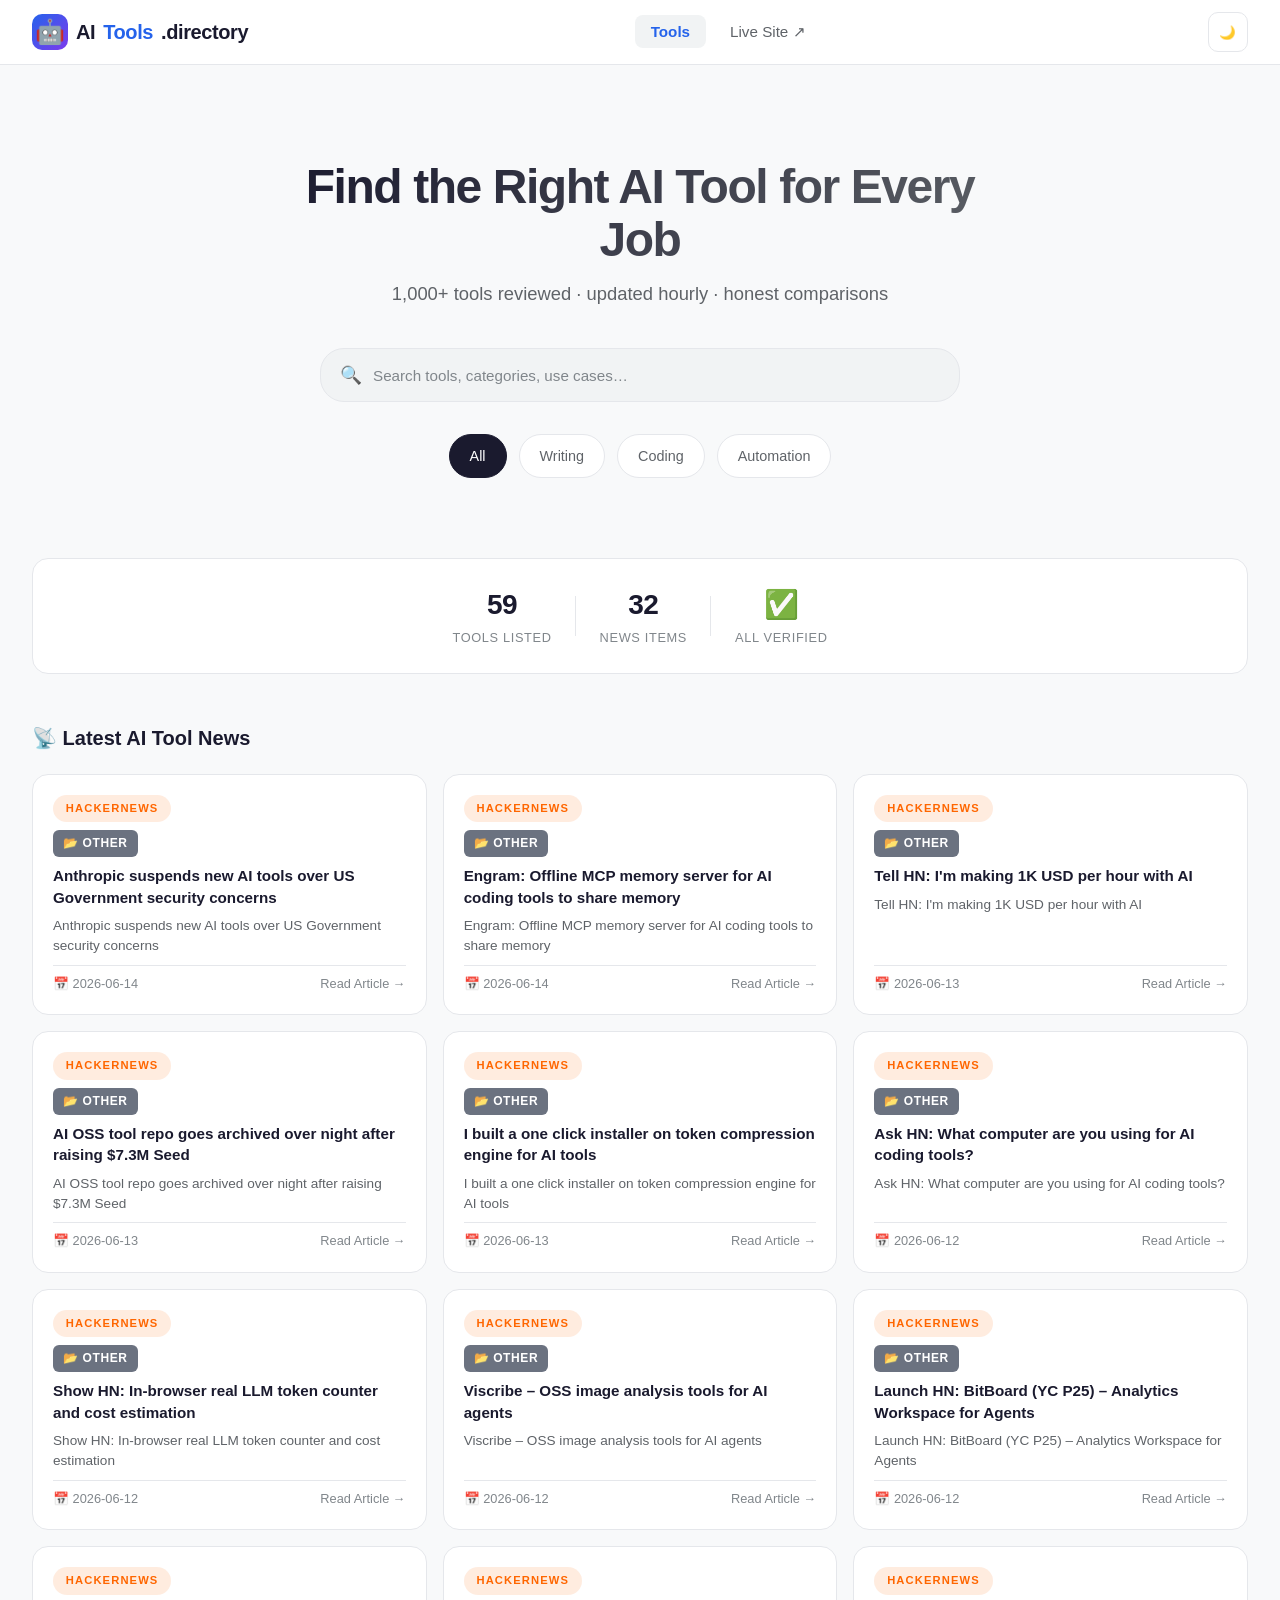
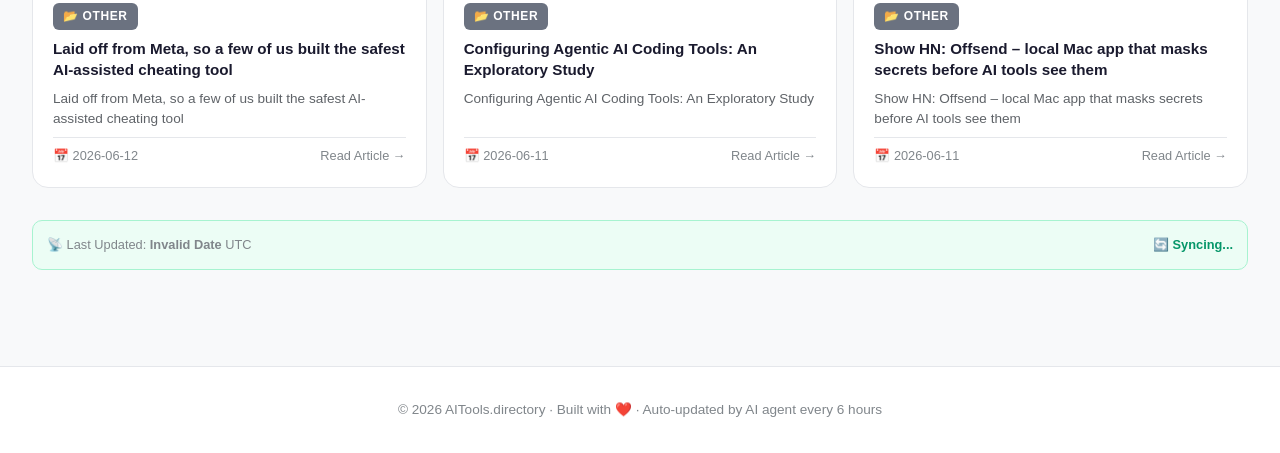
<file: index.html>
<!DOCTYPE html>
<html lang="en">
<head>
  <meta charset="UTF-8">
  <meta name="viewport" content="width=device-width, initial-scale=1.0">
  <title>AI Tools Directory — Find the Best AI Tools</title>
  <meta name="description" content="Discover 1,000+ AI tools reviewed and compared. Find the best AI writing, coding, video, and automation tools.">
  <style>
    :root {
      --bg-primary:#f8f9fa;--bg-secondary:#ffffff;--bg-card:#ffffff;--bg-hover:#f1f3f4;
      --bg-input:#f1f3f4;--text-primary:#1a1a2e;--text-secondary:#5f6368;--text-muted:#80868b;
      --text-inverse:#ffffff;--accent-blue:#2563eb;--accent-purple:#7c3aed;
      --border-color:#e5e7eb;--border-hover:#d1d5db;
      --shadow-sm:0 1px 2px 0 rgba(0,0,0,0.05);--shadow-md:0 4px 6px -1px rgba(0,0,0,0.1);
      --shadow-lg:0 10px 15px -3px rgba(0,0,0,0.1);--success:#059669;--success-bg:rgba(5,150,105,0.08);
      --warning:#d97706;--warning-bg:rgba(217,119,6,0.08);--danger:#dc2626;--danger-bg:rgba(220,38,38,0.08);
      --radius-sm:8px;--radius-md:12px;--radius-lg:16px;--radius-xl:24px;
      --transition:all 0.2s cubic-bezier(0.4,0,0.2,1);
    }
    [data-theme="dark"] {
      --bg-primary:#0f0f0f;--bg-secondary:#1a1a1a;--bg-card:#1c1c1c;--bg-hover:#252525;
      --bg-input:#252525;--text-primary:#f5f5f5;--text-secondary:#a0a0a0;--text-muted:#666666;
      --text-inverse:#1a1a2e;--border-color:#2a2a2a;--border-hover:#3a3a3a;
      --shadow-sm:0 1px 2px 0 rgba(0,0,0,0.3);--shadow-md:0 4px 6px -1px rgba(0,0,0,0.4);
      --shadow-lg:0 10px 15px -3px rgba(0,0,0,0.5);
    }
    *{margin:0;padding:0;box-sizing:border-box;}
    html{scroll-behavior:smooth;}
    body{font-family:-apple-system,BlinkMacSystemFont,'Segoe UI',Roboto,sans-serif;background-color:var(--bg-primary);color:var(--text-primary);line-height:1.6;min-height:100vh;transition:background-color 0.3s ease;}
    ::-webkit-scrollbar{width:8px;}
    ::-webkit-scrollbar-track{background:var(--bg-primary);}
    ::-webkit-scrollbar-thumb{background:var(--border-color);border-radius:4px;}

    /* NAV */
    .navbar{background-color:var(--bg-secondary);border-bottom:1px solid var(--border-color);padding:0 2rem;position:sticky;top:0;z-index:100;backdrop-filter:blur(12px);}
    .nav-container{max-width:1280px;margin:0 auto;display:flex;align-items:center;justify-content:space-between;height:64px;}
    .logo{display:flex;align-items:center;gap:.5rem;font-size:1.25rem;font-weight:800;color:var(--text-primary);text-decoration:none;cursor:pointer;letter-spacing:-.02em;}
    .logo-icon{width:36px;height:36px;background:linear-gradient(135deg,var(--accent-blue),var(--accent-purple));border-radius:10px;display:flex;align-items:center;justify-content:center;font-size:1.5rem;}
    .logo span{color:var(--accent-blue);}
    .nav-links{display:flex;gap:.5rem;list-style:none;}
    .nav-links a{color:var(--text-secondary);text-decoration:none;font-weight:500;font-size:.95rem;padding:.5rem 1rem;border-radius:var(--radius-sm);transition:var(--transition);cursor:pointer;}
    .nav-links a:hover{color:var(--text-primary);background-color:var(--bg-hover);}
    .nav-links a.active{color:var(--accent-blue);background-color:var(--bg-hover);font-weight:600;}
    .nav-actions{display:flex;align-items:center;gap:1rem;}
    .theme-toggle{width:40px;height:40px;border-radius:10px;border:1px solid var(--border-color);background-color:var(--bg-secondary);color:var(--text-secondary);cursor:pointer;display:flex;align-items:center;justify-content:center;transition:var(--transition);}
    .theme-toggle:hover{background-color:var(--bg-hover);}
    .btn-submit{background-color:var(--text-primary);border:none;color:var(--text-inverse);padding:.6rem 1.25rem;border-radius:var(--radius-sm);font-weight:600;font-size:.9rem;cursor:pointer;transition:var(--transition);}
    .btn-submit:hover{opacity:.85;}

    /* PAGES */
    .page{display:none;max-width:1280px;margin:0 auto;padding:2rem;animation:fadeIn .4s ease;}
    .page.active{display:block;}
    @keyframes fadeIn{from{opacity:0;transform:translateY(12px);}to{opacity:1;transform:translateY(0);}}

    /* HERO */
    .hero{text-align:center;padding:4rem 0 2.5rem;max-width:720px;margin:0 auto;}
    .hero h1{font-size:3rem;font-weight:800;margin-bottom:.75rem;letter-spacing:-.03em;line-height:1.1;background:linear-gradient(135deg,var(--text-primary) 0%,var(--text-secondary) 100%);-webkit-background-clip:text;background-clip:text;-webkit-text-fill-color:transparent;}
    [data-theme="dark"] .hero h1{background:linear-gradient(135deg,#ffffff 0%,#a0a0a0 100%);-webkit-background-clip:text;background-clip:text;-webkit-text-fill-color:transparent;}
    .hero-subtitle{color:var(--text-secondary);font-size:1.15rem;margin-bottom:2.5rem;}

    /* SEARCH */
    .search-box{position:relative;max-width:640px;margin:0 auto 2rem;}
    .search-box input{width:100%;padding:1.1rem 1.25rem 1.1rem 3.25rem;background-color:var(--bg-input);border:1px solid var(--border-color);border-radius:var(--radius-xl);color:var(--text-primary);font-size:.95rem;transition:var(--transition);}
    .search-box input:focus{border-color:var(--accent-blue);box-shadow:0 0 0 3px rgba(37,99,235,0.1);}
    .search-box input::placeholder{color:var(--text-muted);}
    .search-icon{position:absolute;left:1.25rem;top:50%;transform:translateY(-50%);color:var(--text-muted);font-size:1.1rem;}

    /* CATEGORY PILLS */
    .categories{display:flex;gap:.75rem;justify-content:center;flex-wrap:wrap;margin-bottom:2.5rem;}
    .category-pill{padding:.6rem 1.25rem;border-radius:100px;border:1px solid var(--border-color);background-color:var(--bg-secondary);color:var(--text-secondary);font-size:.9rem;font-weight:500;cursor:pointer;transition:var(--transition);}
    .category-pill:hover{background-color:var(--bg-hover);color:var(--text-primary);transform:translateY(-1px);}
    .category-pill.active{background-color:var(--text-primary);color:var(--text-inverse);border-color:var(--text-primary);}

    /* STATS */
    .stats-bar{display:flex;justify-content:center;gap:3rem;margin:0 auto 3rem;padding:1.5rem;background-color:var(--bg-secondary);border-radius:var(--radius-lg);border:1px solid var(--border-color);}
    .stat-item{text-align:center;position:relative;}
    .stat-item:not(:last-child)::after{content:'';position:absolute;right:-1.5rem;top:50%;transform:translateY(-50%);width:1px;height:40px;background-color:var(--border-color);}
    .stat-number{font-size:1.75rem;font-weight:800;color:var(--text-primary);letter-spacing:-.02em;}
    .stat-label{font-size:.8rem;color:var(--text-muted);font-weight:500;text-transform:uppercase;letter-spacing:.05em;}

    /* TOOLS GRID */
    .section-header{display:flex;align-items:center;justify-content:space-between;margin-bottom:1.5rem;}
    .section-title{font-size:1.25rem;font-weight:700;color:var(--text-primary);}
    .view-all{color:var(--accent-blue);font-size:.9rem;font-weight:500;cursor:pointer;text-decoration:none;padding:.4rem .8rem;border-radius:var(--radius-sm);transition:var(--transition);}
    .view-all:hover{background-color:var(--bg-hover);}
    .tools-grid{display:grid;grid-template-columns:repeat(auto-fill,minmax(280px,1fr));gap:1.25rem;margin-bottom:3rem;}
    .tool-card{background-color:var(--bg-card);border:1px solid var(--border-color);border-radius:var(--radius-lg);padding:1.5rem;cursor:pointer;transition:var(--transition);box-shadow:var(--shadow-sm);}
    .tool-card:hover{transform:translateY(-3px);box-shadow:var(--shadow-lg);border-color:var(--border-hover);}
    .tool-card-header{display:flex;align-items:center;gap:.875rem;margin-bottom:1rem;}
    .tool-icon{width:48px;height:48px;border-radius:var(--radius-md);display:flex;align-items:center;justify-content:center;font-size:1.5rem;flex-shrink:0;}
    .tool-icon.chatgpt{background:linear-gradient(135deg,#10a37f,#1a7f64);}
    .tool-icon.claude{background:linear-gradient(135deg,#d97706,#b45309);}
    .tool-icon.perplexity{background:linear-gradient(135deg,#2563eb,#1d4ed8);}
    .tool-icon.cursor{background:linear-gradient(135deg,#7c3aed,#5b21b6);}
    .tool-icon.midjourney{background:linear-gradient(135deg,#dc2626,#991b1b);}
    .tool-icon.notion{background:linear-gradient(135deg,#1a1a1a,#374151);}
    .tool-icon.default{background:linear-gradient(135deg,var(--accent-blue),var(--accent-purple));}
    .tool-name{font-size:1rem;font-weight:700;color:var(--text-primary);}
    .tool-category{font-size:.8rem;color:var(--text-muted);font-weight:500;}
    .tool-description{font-size:.9rem;color:var(--text-secondary);line-height:1.5;margin-bottom:1rem;}
    .tool-footer{display:flex;align-items:center;justify-content:space-between;}
    .pricing-badge{font-size:.75rem;font-weight:600;padding:.3rem .75rem;border-radius:100px;}
    .pricing-badge.free{background-color:var(--success-bg);color:var(--success);}
    .pricing-badge.freemium{background-color:var(--warning-bg);color:var(--warning);}
    .pricing-badge.paid{background-color:var(--danger-bg);color:var(--danger);}
    .rating{font-size:.9rem;color:var(--warning);font-weight:600;}

    /* NEWS SECTION */
    .news-section-heading{font-size:1.25rem;font-weight:700;margin:2.5rem 0 1.25rem;color:var(--text-primary);}
    #ai-news{display:grid;grid-template-columns:repeat(auto-fill,minmax(300px,1fr));gap:1rem;margin-bottom:2rem;}
    .news-card{background:var(--bg-card);border:1px solid var(--border-color);border-radius:var(--radius-lg);padding:1.25rem;transition:var(--transition);display:flex;flex-direction:column;gap:8px;text-decoration:none;color:inherit;cursor:pointer;}
    .news-card:hover{transform:translateY(-2px);box-shadow:var(--shadow-md);border-color:var(--border-hover);}
    .news-source{font-size:.7rem;font-weight:700;text-transform:uppercase;letter-spacing:.1em;padding:.3rem .8rem;border-radius:100px;display:inline-block;width:fit-content;}
    .news-source.hackernews{background:rgba(255,102,0,.15);color:#ff6600;}
    .news-source.devto{background:rgba(59,130,246,.15);color:#3b49df;}
    .news-source.producthunt{background:rgba(220,38,38,.15);color:#dc2626;}
    .news-source.default{background:var(--bg-hover);color:var(--text-muted);}
    .news-badge-verified{display:inline-block;margin-left:0.5rem;padding:3px 8px;background:#d1fae5;color:#059669;font-size:0.7rem;font-weight:700;border-radius:4px;white-space:nowrap;}
    .news-category{display:inline-block;padding:4px 10px;font-size:0.75rem;font-weight:700;border-radius:6px;text-transform:uppercase;letter-spacing:0.05em;color:#fff;width:fit-content;}
    .news-card h4{font-size:.95rem;font-weight:600;color:var(--text-primary);margin:0;line-height:1.4;}
    .news-card p{font-size:.85rem;color:var(--text-secondary);line-height:1.5;margin:0;}
    .news-meta{display:flex;align-items:center;justify-content:space-between;font-size:.8rem;color:var(--text-muted);margin-top:auto;padding-top:8px;border-top:1px solid var(--border-color);}
    .news-meta a{color:var(--accent-blue);text-decoration:none;font-weight:600;}
    .news-meta a:hover{text-decoration:underline;}
    .last-updated{font-size:0.8rem;color:var(--text-muted);margin-top:1rem;padding:0.875rem;background:#ecfdf5;border-radius:10px;border:1px solid #a7f3d0;display:flex;justify-content:space-between;align-items:center;}
    .verification-badge{color:#059669;font-weight:700;}

    /* DETAIL PAGE */
    .detail-header{display:flex;align-items:flex-start;justify-content:space-between;gap:2rem;margin-bottom:2rem;padding:2rem;background-color:var(--bg-secondary);border-radius:var(--radius-lg);border:1px solid var(--border-color);}
    .detail-title-group{display:flex;align-items:flex-start;gap:1.25rem;}
    .detail-title-group h1{font-size:2rem;font-weight:800;margin-bottom:.5rem;}
    .subtitle{color:var(--text-secondary);font-size:1rem;margin-bottom:1rem;}
    .detail-tags{display:flex;gap:.5rem;flex-wrap:wrap;}
    .tag{padding:.3rem .75rem;border-radius:100px;background-color:var(--bg-hover);color:var(--text-secondary);font-size:.8rem;font-weight:500;}
    .detail-actions{text-align:right;flex-shrink:0;}
    .btn-primary{background:linear-gradient(135deg,var(--accent-blue),var(--accent-purple));color:#fff;border:none;padding:.75rem 1.5rem;border-radius:var(--radius-sm);font-weight:600;cursor:pointer;transition:var(--transition);}
    .btn-primary:hover{opacity:.9;}
    .price-note{font-size:.85rem;color:var(--text-muted);margin-top:.5rem;}
    .detail-grid{display:grid;grid-template-columns:1fr 1fr;gap:1.5rem;}
    .detail-section{background-color:var(--bg-secondary);border-radius:var(--radius-lg);border:1px solid var(--border-color);padding:1.5rem;margin-bottom:1.5rem;}
    .detail-section h3{font-size:1rem;font-weight:700;margin-bottom:1rem;color:var(--text-primary);}
    .feature-list{list-style:none;}
    .feature-list li{padding:.5rem 0;border-bottom:1px solid var(--border-color);font-size:.9rem;color:var(--text-secondary);}
    .feature-list li:last-child{border-bottom:none;}
    .feature-list li::before{content:"✓ ";color:var(--success);font-weight:700;}
    .pros-cons{display:flex;flex-wrap:wrap;gap:.5rem;}
    .pro-con-tag{padding:.35rem .8rem;border-radius:100px;font-size:.8rem;font-weight:600;}
    .pro-con-tag.pro{background-color:var(--success-bg);color:var(--success);}
    .pro-con-tag.con{background-color:var(--danger-bg);color:var(--danger);}
    .pricing-table{display:flex;flex-direction:column;gap:0;}
    .pricing-row{display:flex;justify-content:space-between;padding:.75rem 0;border-bottom:1px solid var(--border-color);font-size:.9rem;}
    .pricing-row:last-child{border-bottom:none;}
    .tier{color:var(--text-secondary);}
    .price{font-weight:700;color:var(--text-primary);}
    .best-for-text{font-size:.9rem;color:var(--text-secondary);line-height:1.6;}

    /* FOOTER */
    footer{background-color:var(--bg-secondary);border-top:1px solid var(--border-color);padding:2rem;text-align:center;color:var(--text-muted);font-size:.85rem;margin-top:4rem;}
    footer a{color:var(--accent-blue);text-decoration:none;}

    @media(max-width:768px){
      .hero h1{font-size:2rem;}
      .tools-grid{grid-template-columns:1fr;}
      .detail-grid{grid-template-columns:1fr;}
      .stats-bar{gap:1.5rem;flex-wrap:wrap;}
      .nav-center{display:none;}
      #ai-news{grid-template-columns:1fr;}
    }
  </style>
</head>
<body>

<nav class="navbar">
  <div class="nav-container">
    <a class="logo" onclick="navigateTo('home')">
      <div class="logo-icon">🤖</div>
      AI<span>Tools</span>.directory
    </a>
    <div class="nav-center">
      <ul class="nav-links">
        <li><a id="nav-tools" class="active" onclick="navigateTo('home')">Tools</a></li>
        <li><a href="https://jquan096-sys.github.io/ToolsDirectory.dev.io/" target="_blank">Live Site ↗</a></li>
      </ul>
    </div>
    <div class="nav-actions">
      <button class="theme-toggle" onclick="toggleTheme()" aria-label="Toggle theme">
        <span id="theme-icon">🌙</span>
      </button>
    </div>
  </div>
</nav>

<!-- HOME PAGE -->
<div id="page-home" class="page active">
  <div class="hero">
    <h1>Find the Right AI Tool for Every Job</h1>
    <p class="hero-subtitle">1,000+ tools reviewed · updated hourly · honest comparisons</p>
    <div class="search-box">
      <span class="search-icon">🔍</span>
      <input type="text" id="search-input" placeholder="Search tools, categories, use cases…" oninput="filterTools()">
    </div>
    <div class="categories">
      <div class="category-pill active" onclick="filterByCategory('all',this)">All</div>
      <div class="category-pill" onclick="filterByCategory('writing',this)">Writing</div>
      <div class="category-pill" onclick="filterByCategory('coding',this)">Coding</div>
      <div class="category-pill" onclick="filterByCategory('automation',this)">Automation</div>
    </div>
  </div>

  <div class="stats-bar">
    <div class="stat-item">
      <div class="stat-number" id="stat-tools">59</div>
      <div class="stat-label">Tools Listed</div>
    </div>
    <div class="stat-item">
      <div class="stat-number" id="stat-news">12</div>
      <div class="stat-label">News Items</div>
    </div>
    <div class="stat-item">
      <div class="stat-number">✅</div>
      <div class="stat-label">All Verified</div>
    </div>
  </div>

  <!-- NEWS SECTION -->
  <h2 class="news-section-heading">📡 Latest AI Tool News</h2>
  <div id="ai-news">
    <div style="text-align:center;padding:2rem;color:#6b7280;">Loading latest AI news...</div>
  </div>
  <div id="last-updated"></div>
</div>

<footer>
  <p>© 2026 AITools.directory · Built with ❤️ · Auto-updated by AI agent every 6 hours</p>
</footer>

<script>
// ── THEME ──────────────────────────────────────────────────────────────────
function initTheme() {
  const t = localStorage.getItem('theme') || 'light';
  document.documentElement.setAttribute('data-theme', t);
  document.getElementById('theme-icon').textContent = t === 'dark' ? '☀️' : '🌙';
}
function toggleTheme() {
  const t = document.documentElement.getAttribute('data-theme') === 'dark' ? 'light' : 'dark';
  document.documentElement.setAttribute('data-theme', t);
  localStorage.setItem('theme', t);
  document.getElementById('theme-icon').textContent = t === 'dark' ? '☀️' : '🌙';
}

// ── NAVIGATION ──────────────────────────────────────────────────────────────
function navigateTo(page) {
  document.querySelectorAll('.page').forEach(p => p.classList.remove('active'));
  document.getElementById('page-' + page).classList.add('active');
  window.scrollTo(0,0);
}

// ── FILTER / SEARCH ────────────────────────────────────────────────────────
let activeCategory = 'all';

function filterTools() {
  const q = document.getElementById('search-input').value.toLowerCase();
  // Placeholder for future tool filtering
}

function filterByCategory(cat, el) {
  activeCategory = cat;
  document.querySelectorAll('.category-pill').forEach(p => p.classList.remove('active'));
  el.classList.add('active');
  filterTools();
}

// ── NEWS LOADER (LIVE UPDATES) ────────────────────────────────────────────
async function loadNews() {
  const container = document.getElementById("ai-news");
  const updatedEl = document.getElementById("last-updated");

  if (!container) return;

  try {
    // Fetch metadata first
    const metaRes = await fetch("data/meta.json?cb=" + Date.now());
    if (metaRes.ok) {
      const meta = await metaRes.json();
      const d = new Date(meta.last_updated);
      const verifyBadge = meta.verification_status || "🔄 Syncing...";
      
      updatedEl.innerHTML = `
        <div class="last-updated">
          <span>📡 Last Updated: <strong>${d.toLocaleString()}</strong> UTC</span>
          <span class="verification-badge">${verifyBadge}</span>
        </div>
      `;
      
      // Update news count in stats
      if (document.getElementById("stat-news")) {
        document.getElementById("stat-news").textContent = meta.total_news || "12";
      }
    }

    // Fetch news items
    const res = await fetch("data/news.json?cb=" + Date.now());
    if (!res.ok) throw new Error("news.json not found (HTTP " + res.status + ")");

    const items = await res.json();
    if (!items || items.length === 0) {
      container.innerHTML = `<div style="text-align:center;padding:2rem;color:#6b7280;font-style:italic;">📭 No news available yet. Check back soon!</div>`;
      return;
    }

    // Render news cards
    container.innerHTML = items.slice(0, 12).map((item) => {
      const sourceClass = (item.source || "").toLowerCase().replace(/\s+/g, "");
      const categoryColor = getCategoryColor(item.category);
      const sourceColor = getSourceColor(sourceClass);
      const verifiedBadge = item.verified 
        ? `<span class="news-badge-verified">✅ VERIFIED</span>`
        : "";

      return `
        <a 
          href="${escapeHtml(item.url)}" 
          target="_blank" 
          rel="noopener noreferrer"
          class="news-card"
        >
          <!-- Source + Verified Badge -->
          <div style="display:flex;align-items:center;gap:6px;flex-wrap:wrap;">
            <span class="news-source ${sourceClass}" style="background:${sourceColor}20;color:${sourceColor};">
              ${escapeHtml(item.source || "Other")}
            </span>
            ${verifiedBadge}
          </div>
          
          <!-- Category Badge -->
          <span class="news-category" style="background:${categoryColor};">
            📂 ${escapeHtml(item.category || "Other")}
          </span>
          
          <!-- Title -->
          <h4>${escapeHtml(item.title || "Untitled")}</h4>
          
          <!-- Summary -->
          <p>${escapeHtml(item.summary || "")}</p>
          
          <!-- Footer: Date + Read Link -->
          <div class="news-meta">
            <span>📅 ${escapeHtml(item.date || "")}</span>
            <span>Read Article →</span>
          </div>
        </a>
      `;
    }).join("");

  } catch (err) {
    container.innerHTML = `
      <div style="text-align:center;padding:2rem;background:#fee2e2;border-radius:10px;border:1px solid #fecaca;color:#991b1b;">
        <p style="margin:0 0 0.5rem 0;"><strong>⚠️ Could not load news feed</strong></p>
        <p style="margin:0;font-size:0.85rem;color:#7f1d1d;">${err.message}</p>
      </div>
    `;
    console.error("loadNews error:", err);
  }
}

// ── HELPERS ────────────────────────────────────────────────────────────────
function escapeHtml(text) {
  const div = document.createElement("div");
  div.textContent = text || "";
  return div.innerHTML;
}

function getSourceColor(source) {
  const colors = {
    "hackernews": "#ff6600",
    "devto": "#3b49df",
    "dev.to": "#3b49df",
    "producthunt": "#da552f",
    "product hunt": "#da552f"
  };
  return colors[source] || "#6b7280";
}

function getCategoryColor(category) {
  const colors = {
    "Writing": "#7c3aed",
    "Coding": "#2563eb",
    "Automation": "#059669",
    "Design": "#dc2626",
    "Video": "#f97316",
    "Marketing": "#db2777",
    "Productivity": "#0891b2",
    "Search": "#7c3aed",
    "Research": "#2563eb",
    "Other": "#6b7280"
  };
  return colors[category] || colors["Other"];
}

// ── INITIALIZE ────────────────────────────────────────────────────────────
initTheme();
navigateTo('home');
loadNews();

// Refresh news every 5 minutes while page is open
setInterval(loadNews, 5 * 60 * 1000);
</script>
</body>
</html>
</file>
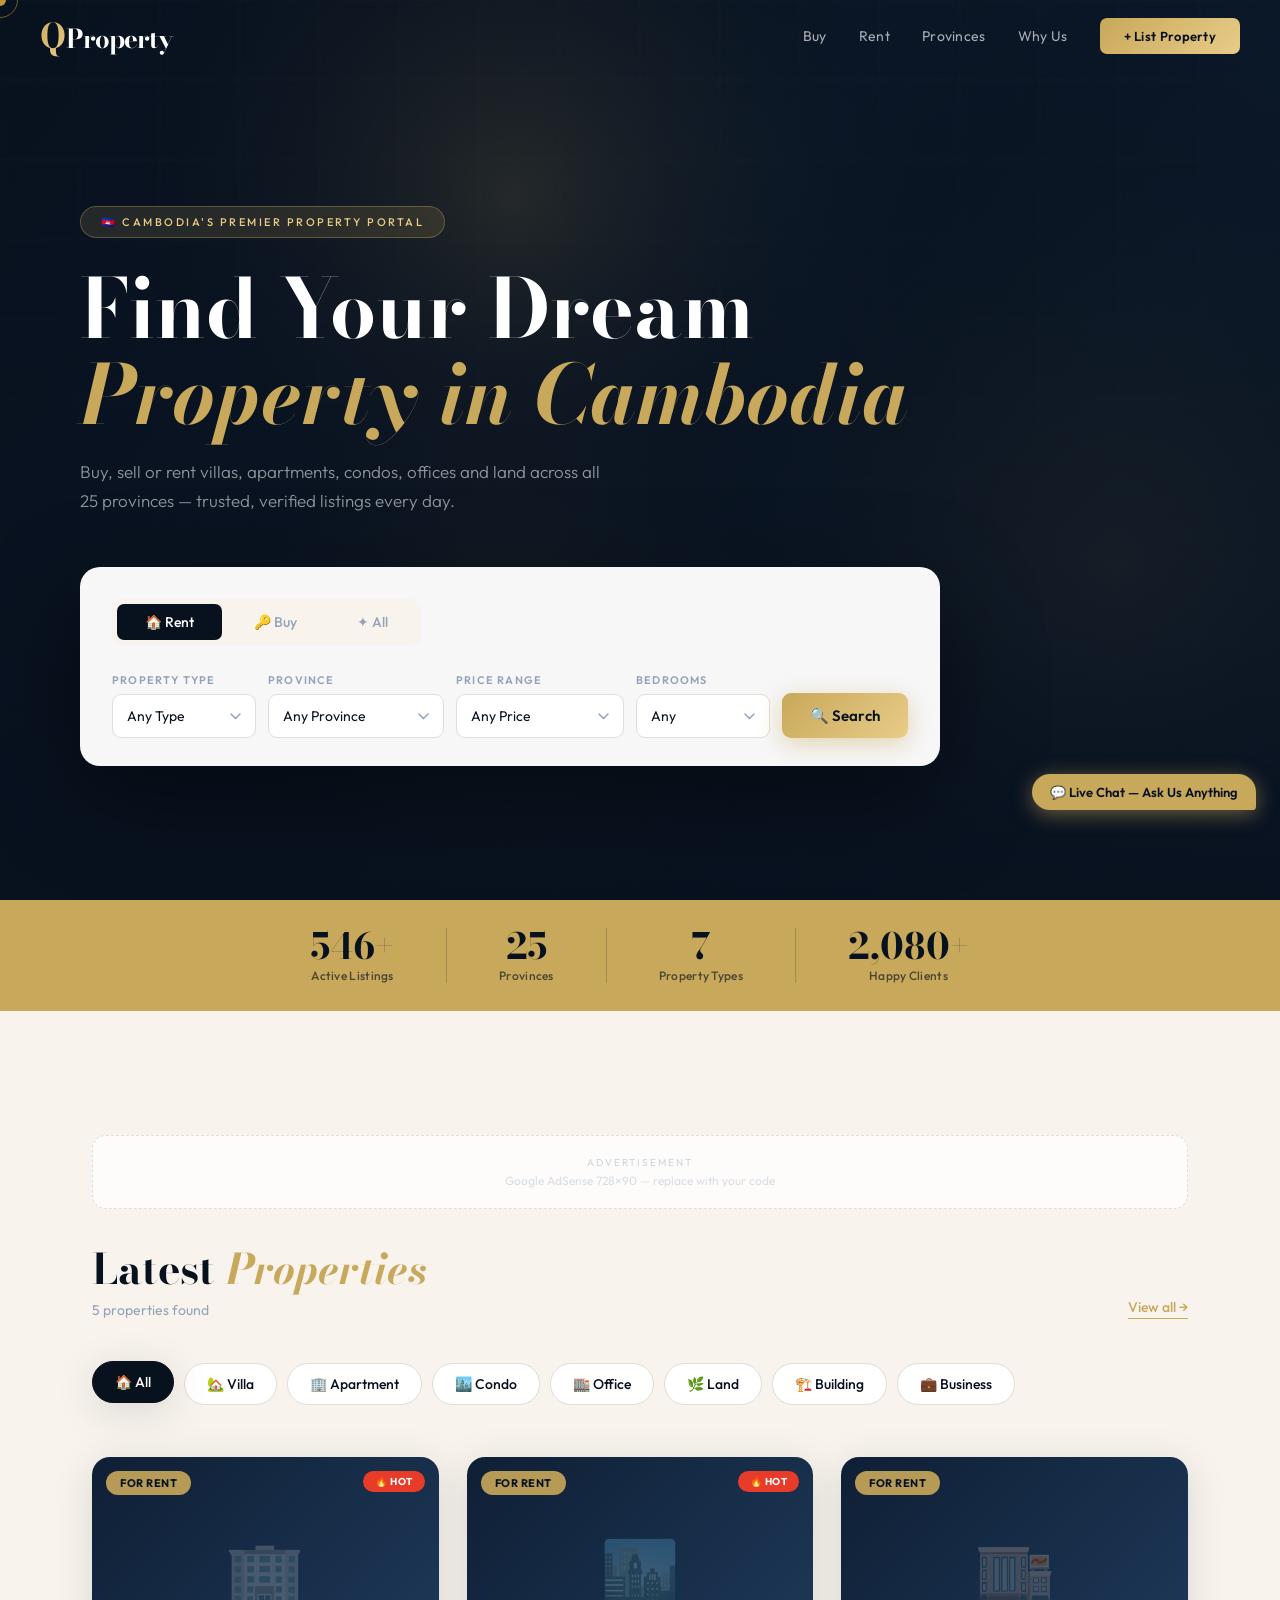
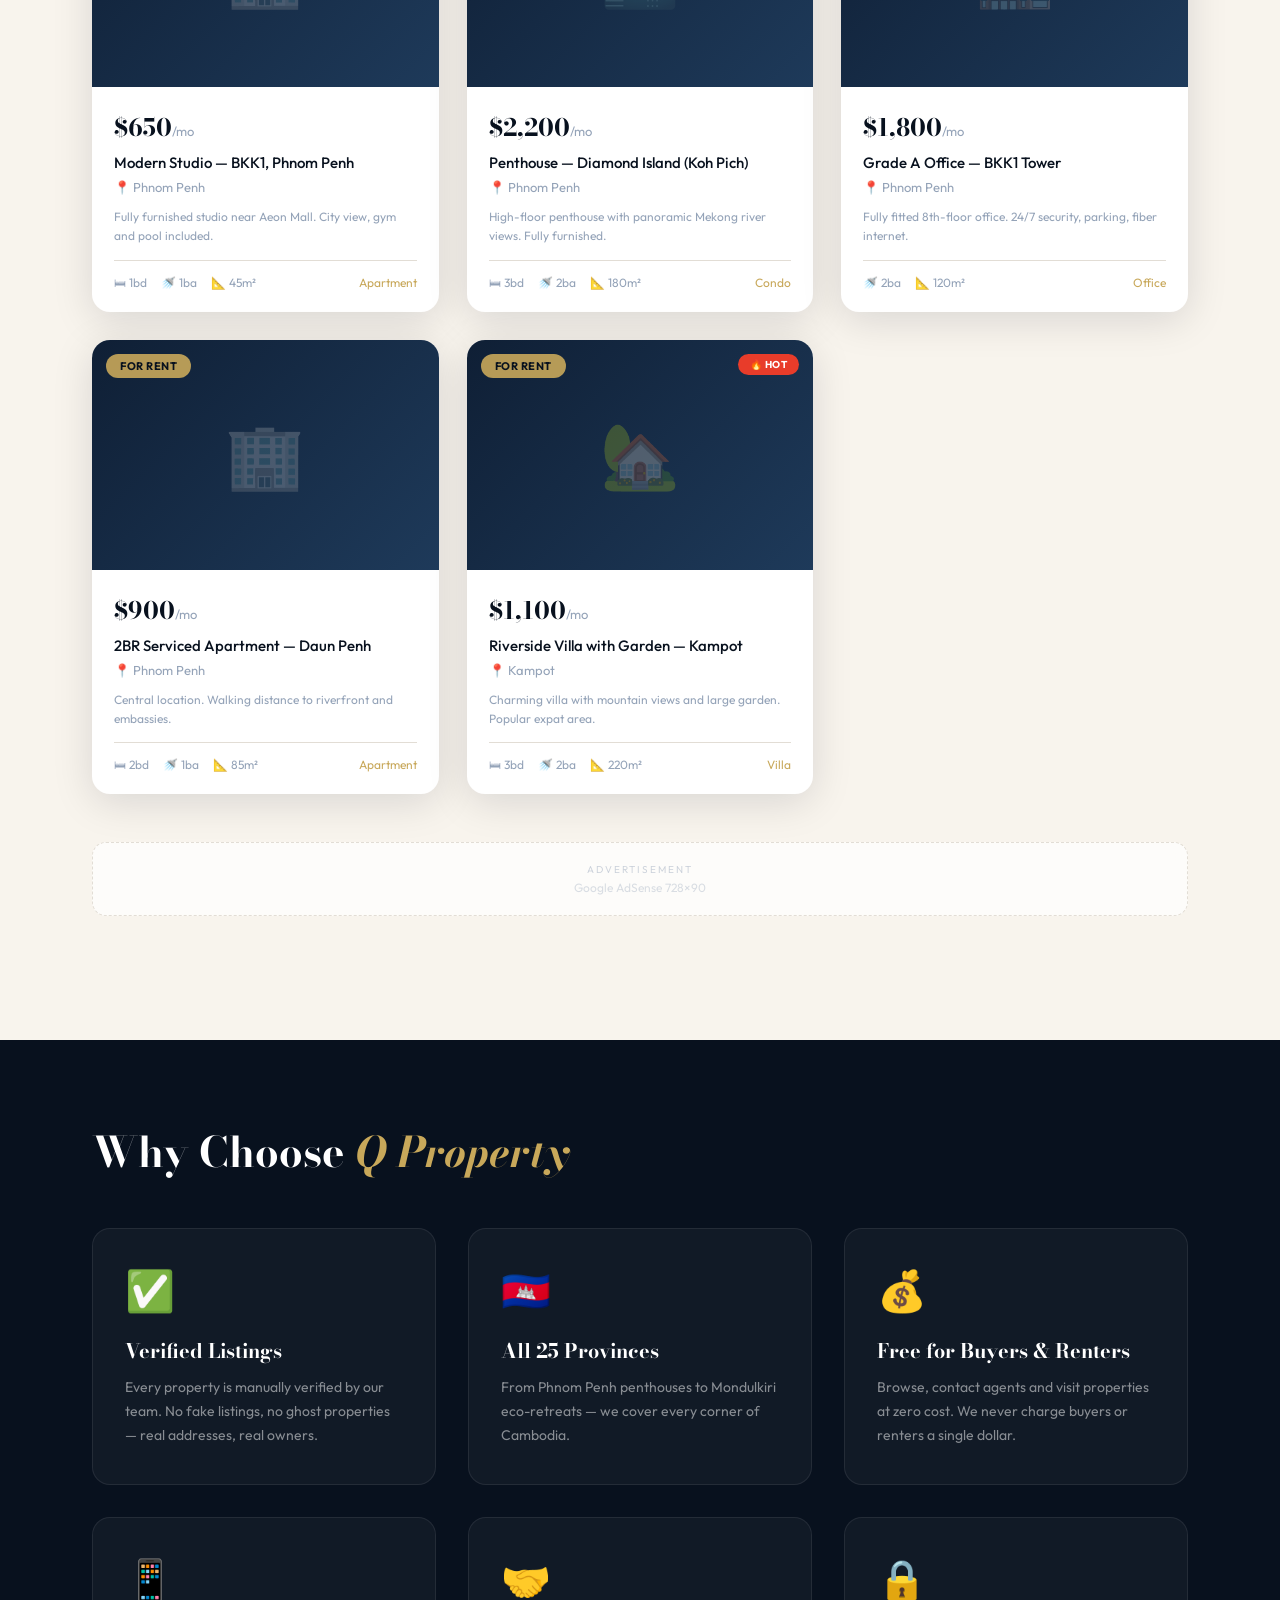
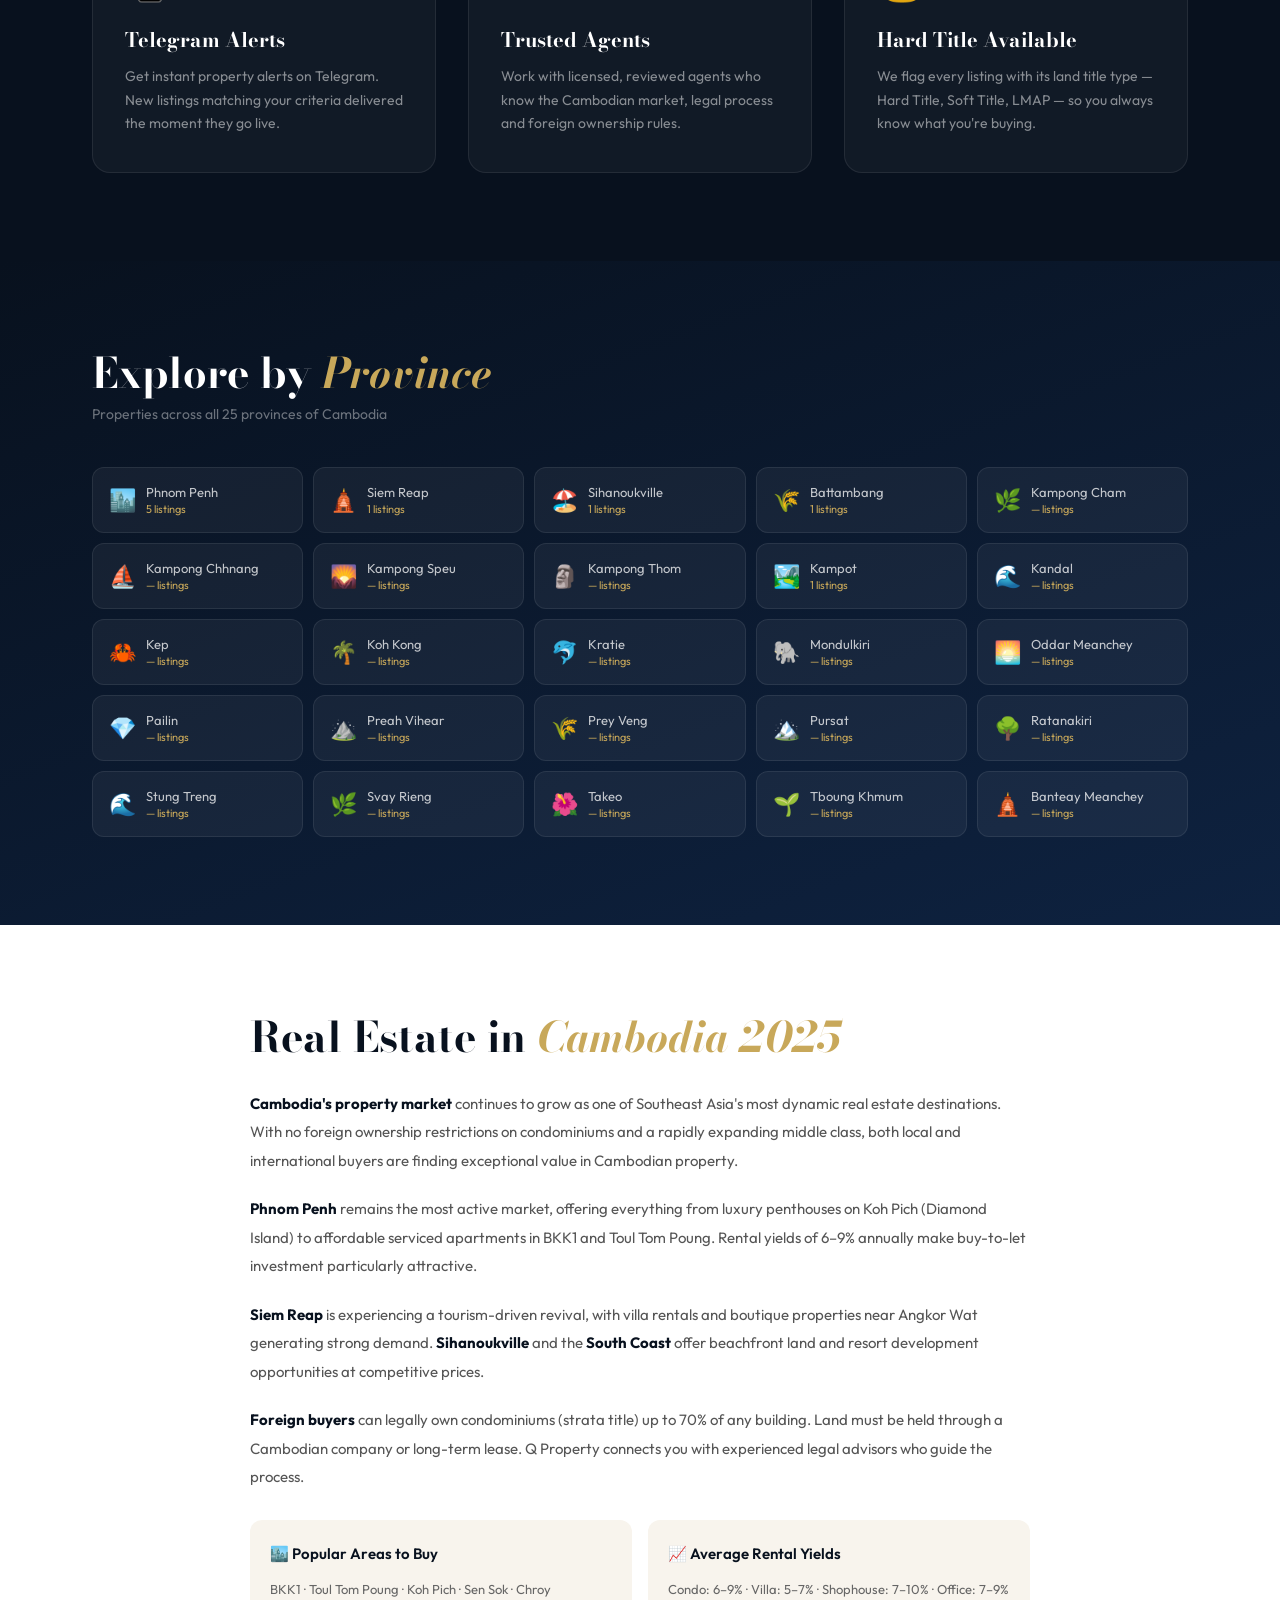
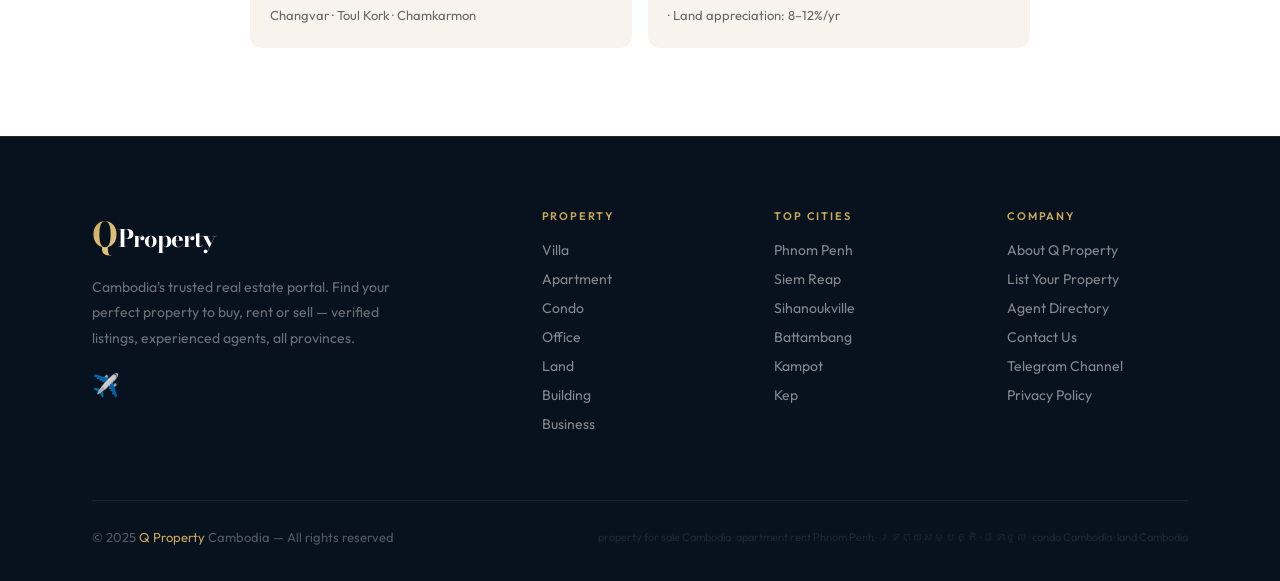
<file: Q Property Website.html>
<!DOCTYPE html>
<html lang="en">
<head>
<meta charset="UTF-8"/>
<meta name="viewport" content="width=device-width,initial-scale=1.0"/>

<!-- ═══ PRIMARY SEO ═══ -->
<title>Q Property Cambodia | Buy, Sell & Rent Real Estate in Phnom Penh, Siem Reap</title>
<meta name="description" content="Q Property — Cambodia's #1 real estate portal. Find villas, apartments, condos, offices and land for sale or rent across all 25 provinces. Trusted by thousands of buyers and renters."/>
<meta name="keywords" content="property for sale Cambodia, house for rent Phnom Penh, apartment Cambodia, condo Phnom Penh, land for sale Cambodia, villa Siem Reap, office space Phnom Penh, real estate Cambodia 2025, buy property Cambodia, ទ្រព្យសម្បត្តិ, ផ្ទះជួល"/>
<meta name="author" content="Q Property Cambodia"/>
<meta name="robots" content="index, follow"/>
<link rel="canonical" href="https://jquan096-sys.github.io/Q.github.io/"/>

<!-- ═══ OPEN GRAPH ═══ -->
<meta property="og:type" content="website"/>
<meta property="og:url" content="https://jquan096-sys.github.io/Q.github.io/"/>
<meta property="og:title" content="Q Property Cambodia | Buy, Sell & Rent Real Estate"/>
<meta property="og:description" content="Find your perfect property in Cambodia. Villas, apartments, condos, land across all provinces."/>
<meta property="og:image" content="https://jquan096-sys.github.io/Q.github.io/og.jpg"/>
<meta name="twitter:card" content="summary_large_image"/>
<meta name="twitter:title" content="Q Property Cambodia"/>
<meta name="twitter:description" content="Cambodia's trusted real estate portal — buy, sell, rent."/>

<!-- ═══ SCHEMA.ORG ═══ -->
<script type="application/ld+json">
{"@context":"https://schema.org","@type":"RealEstateAgent",
 "name":"Q Property Cambodia","url":"https://jquan096-sys.github.io/Q.github.io/",
 "description":"Cambodia's trusted real estate portal for buying, selling and renting property",
 "areaServed":{"@type":"Country","name":"Cambodia"},
 "address":{"@type":"PostalAddress","addressCountry":"KH","addressLocality":"Phnom Penh"}}
</script>

<!-- ═══ FONTS ═══ -->
<link rel="preconnect" href="https://fonts.googleapis.com"/>
<link href="https://fonts.googleapis.com/css2?family=Bodoni+Moda:ital,wght@0,400;0,700;1,400;1,700&family=Outfit:wght@300;400;500;600&display=swap" rel="stylesheet"/>

<style>
:root{
  --ink:#08111E;--ink2:#0F1F35;--gold:#C8A85A;--gold2:#E8CC88;
  --cream:#F8F4ED;--white:#fff;--muted:#94A3B8;--border:#E2DDD5;
  --r:14px;--sh:0 8px 40px rgba(8,17,30,.13);
}
*{margin:0;padding:0;box-sizing:border-box}
html{scroll-behavior:smooth;font-size:16px}
body{font-family:'Outfit',sans-serif;background:var(--cream);color:var(--ink);overflow-x:hidden}

/* ═══ CUSTOM CURSOR ═══ */
*{cursor:none!important}
#cursor{position:fixed;width:12px;height:12px;background:var(--gold);border-radius:50%;pointer-events:none;z-index:9999;transform:translate(-50%,-50%);transition:transform .1s,width .2s,height .2s;mix-blend-mode:difference}
#cursor-ring{position:fixed;width:36px;height:36px;border:1.5px solid var(--gold);border-radius:50%;pointer-events:none;z-index:9998;transform:translate(-50%,-50%);transition:left .12s ease,top .12s ease,width .2s,height .2s;opacity:.5}

/* ═══ SCROLLBAR ═══ */
::-webkit-scrollbar{width:5px}
::-webkit-scrollbar-track{background:var(--ink)}
::-webkit-scrollbar-thumb{background:var(--gold);border-radius:3px}

/* ═══ HERO CANVAS ═══ */
#hero{position:relative;min-height:100vh;display:flex;align-items:center;overflow:hidden;background:var(--ink)}
#bg-canvas{position:absolute;inset:0;width:100%;height:100%}
.hero-overlay{position:absolute;inset:0;background:linear-gradient(180deg,rgba(8,17,30,.2) 0%,rgba(8,17,30,.6) 60%,rgba(8,17,30,.92) 100%)}

/* ═══ HEADER ═══ */
header{
  position:fixed;top:0;left:0;right:0;z-index:500;
  padding:0 40px;height:72px;
  display:flex;align-items:center;justify-content:space-between;
  transition:background .4s,backdrop-filter .4s,box-shadow .4s;
}
header.scrolled{
  background:rgba(8,17,30,.92);
  backdrop-filter:blur(20px);
  box-shadow:0 1px 0 rgba(200,168,90,.2);
}
.logo{font-family:'Bodoni Moda',serif;font-size:26px;font-weight:700;color:var(--white);text-decoration:none;display:flex;align-items:baseline;gap:1px;letter-spacing:-1px}
.logo .q{background:linear-gradient(135deg,var(--gold),var(--gold2));-webkit-background-clip:text;-webkit-text-fill-color:transparent;font-size:34px}
nav{display:flex;align-items:center;gap:32px}
nav a{color:rgba(255,255,255,.65);font-size:14px;font-weight:400;text-decoration:none;letter-spacing:.3px;transition:color .2s;position:relative}
nav a::after{content:'';position:absolute;bottom:-3px;left:0;width:0;height:1px;background:var(--gold);transition:width .2s}
nav a:hover{color:var(--white)}
nav a:hover::after{width:100%}
.nav-cta{background:linear-gradient(135deg,var(--gold),var(--gold2));color:var(--ink)!important;padding:10px 24px;border-radius:7px;font-weight:600!important;font-size:13px!important;letter-spacing:.3px}
.nav-cta::after{display:none!important}
.nav-cta:hover{opacity:.88;transform:translateY(-1px)}

/* ═══ HERO CONTENT ═══ */
.hero-inner{position:relative;z-index:10;max-width:1200px;width:100%;margin:0 auto;padding:0 40px;padding-top:72px}
.hero-label{
  display:inline-flex;align-items:center;gap:8px;
  background:rgba(200,168,90,.15);border:1px solid rgba(200,168,90,.35);
  color:var(--gold2);font-size:11px;font-weight:500;letter-spacing:2.5px;text-transform:uppercase;
  padding:8px 20px;border-radius:30px;margin-bottom:28px;
  animation:fadeUp .8s ease both;
}
.hero-title{
  font-family:'Bodoni Moda',serif;
  font-size:clamp(44px,6.5vw,82px);
  font-weight:700;color:var(--white);
  line-height:1.05;margin-bottom:20px;
  animation:fadeUp .8s .12s ease both;
}
.hero-title em{color:var(--gold);font-style:italic}
.hero-sub{
  color:rgba(255,255,255,.55);font-size:17px;font-weight:300;
  margin-bottom:52px;max-width:540px;line-height:1.7;
  animation:fadeUp .8s .22s ease both;
}

/* ═══ SEARCH CARD ═══ */
.search-card{
  background:rgba(255,255,255,.97);
  backdrop-filter:blur(20px);
  border-radius:20px;
  padding:32px 32px 28px;
  box-shadow:0 32px 100px rgba(0,0,0,.45);
  animation:fadeUp .8s .32s ease both;
  max-width:860px;
}
.tab-bar{display:flex;gap:4px;background:var(--cream);border-radius:10px;padding:5px;margin-bottom:28px;width:fit-content}
.tab{padding:9px 28px;border-radius:7px;border:none;font-family:'Outfit',sans-serif;font-size:14px;font-weight:500;cursor:none;color:var(--muted);background:none;transition:all .2s}
.tab.active{background:var(--ink);color:var(--white)}

.fields{display:grid;grid-template-columns:repeat(4,1fr) auto;gap:12px;align-items:end}
.fg{display:flex;flex-direction:column;gap:7px}
.fl{font-size:11px;font-weight:600;text-transform:uppercase;letter-spacing:1.2px;color:var(--muted)}
.fg select{
  border:1.5px solid var(--border);border-radius:9px;
  padding:12px 38px 12px 14px;font-size:14px;
  font-family:'Outfit',sans-serif;color:var(--ink);
  background:var(--white);appearance:none;cursor:none;
  background-image:url("data:image/svg+xml,%3Csvg width='11' height='7' viewBox='0 0 11 7' fill='none' xmlns='http://www.w3.org/2000/svg'%3E%3Cpath d='M1 1L5.5 5.5L10 1' stroke='%2394A3B8' stroke-width='1.5' stroke-linecap='round'/%3E%3C/svg%3E");
  background-repeat:no-repeat;background-position:right 14px center;
  transition:border-color .2s,box-shadow .2s;
}
.fg select:focus{outline:none;border-color:var(--gold);box-shadow:0 0 0 3px rgba(200,168,90,.12)}
.btn-s{
  background:linear-gradient(135deg,var(--gold),var(--gold2));
  color:var(--ink);border:none;
  padding:13px 28px;border-radius:9px;
  font-family:'Outfit',sans-serif;font-size:15px;font-weight:600;
  cursor:none;white-space:nowrap;
  box-shadow:0 6px 24px rgba(200,168,90,.45);
  transition:transform .15s,box-shadow .15s;
}
.btn-s:hover{transform:translateY(-2px);box-shadow:0 10px 32px rgba(200,168,90,.6)}

/* ═══ STATS RIBBON ═══ */
.stats-ribbon{
  background:var(--gold);padding:28px 0;
  display:flex;justify-content:center;gap:0;
}
.st{text-align:center;padding:0 52px;border-right:1px solid rgba(8,17,30,.18)}
.st:last-child{border-right:none}
.st-n{font-family:'Bodoni Moda',serif;font-size:36px;font-weight:700;color:var(--ink);display:block;line-height:1}
.st-l{font-size:12px;color:rgba(8,17,30,.65);margin-top:4px;font-weight:500;letter-spacing:.3px}

/* ═══ SECTIONS ═══ */
.sec{padding:88px 0}
.wrap{max-width:1160px;margin:0 auto;padding:0 32px}
.sh{display:flex;align-items:flex-end;justify-content:space-between;margin-bottom:44px;flex-wrap:wrap;gap:16px}
.st2{font-family:'Bodoni Moda',serif;font-size:clamp(26px,3.5vw,42px);font-weight:700;color:var(--ink);line-height:1.15}
.st2 span{color:var(--gold);font-style:italic}
.st2-sub{color:var(--muted);font-size:14px;margin-top:8px}
.va{color:var(--gold);font-size:14px;font-weight:500;text-decoration:none;border-bottom:1px solid var(--gold);padding-bottom:2px;transition:opacity .2s;white-space:nowrap}
.va:hover{opacity:.65}

/* ═══ TYPE PILLS ═══ */
.type-row{display:flex;gap:10px;flex-wrap:wrap;margin-bottom:52px}
.tp{
  display:flex;align-items:center;gap:8px;
  background:var(--white);border:1.5px solid var(--border);
  border-radius:40px;padding:11px 22px;
  font-size:14px;font-weight:500;color:var(--ink);
  cursor:none;transition:all .2s;
}
.tp:hover,.tp.on{background:var(--ink);border-color:var(--ink);color:var(--white);transform:translateY(-2px);box-shadow:var(--sh)}

/* ═══ PROPERTY GRID ═══ */
.pg{display:grid;grid-template-columns:repeat(3,1fr);gap:28px}
.pc{
  background:var(--white);border-radius:18px;overflow:hidden;
  box-shadow:var(--sh);transition:transform .3s cubic-bezier(.22,1,.36,1),box-shadow .3s;
  cursor:none;
}
.pc:hover{transform:translateY(-6px);box-shadow:0 24px 64px rgba(8,17,30,.18)}
.pi{height:230px;position:relative;overflow:hidden;background:linear-gradient(135deg,var(--ink2),#1E3A5A);display:flex;align-items:center;justify-content:center}
.pi-em{font-size:64px;opacity:.25;transition:transform .4s,opacity .4s}
.pc:hover .pi-em{transform:scale(1.1);opacity:.35}
.pi-b1{position:absolute;top:14px;left:14px;padding:5px 14px;border-radius:20px;font-size:11px;font-weight:700;letter-spacing:.5px;text-transform:uppercase}
.b-rent{background:rgba(200,168,90,.9);color:var(--ink)}
.b-sale{background:rgba(8,17,30,.8);color:var(--white)}
.pi-hot{position:absolute;top:14px;right:14px;background:#E83C2A;color:#fff;padding:4px 12px;border-radius:20px;font-size:10px;font-weight:700;letter-spacing:.5px}
.pb{padding:22px}
.pp{font-family:'Bodoni Moda',serif;font-size:24px;font-weight:700;color:var(--ink)}
.pp span{font-family:'Outfit',sans-serif;font-size:13px;font-weight:400;color:var(--muted)}
.pt{font-size:15px;font-weight:500;color:var(--ink);margin:6px 0;line-height:1.4}
.pl{display:flex;align-items:center;gap:4px;color:var(--muted);font-size:13px;margin-bottom:12px}
.pd{font-size:12px;color:var(--muted);line-height:1.6;margin-bottom:14px}
.pf{display:flex;gap:14px;padding-top:14px;border-top:1px solid var(--border)}
.pft{font-size:12px;color:var(--muted);display:flex;align-items:center;gap:4px}

/* ═══ WHY Q PROPERTY ═══ */
.why{background:var(--ink);padding:88px 0}
.why-grid{display:grid;grid-template-columns:repeat(3,1fr);gap:32px;margin-top:52px}
.wc{
  background:rgba(255,255,255,.04);border:1px solid rgba(255,255,255,.08);
  border-radius:18px;padding:36px 32px;
  transition:background .2s,border-color .2s,transform .2s;
}
.wc:hover{background:rgba(200,168,90,.07);border-color:rgba(200,168,90,.25);transform:translateY(-4px)}
.wi{font-size:40px;margin-bottom:20px;display:block}
.wt{font-family:'Bodoni Moda',serif;font-size:20px;font-weight:700;color:var(--white);margin-bottom:10px}
.wd{color:rgba(255,255,255,.5);font-size:14px;line-height:1.7}

/* ═══ PROVINCE MAP ═══ */
.prov-sec{background:linear-gradient(160deg,var(--ink) 0%,#0E2240 100%);padding:88px 0}
.prov-grid{display:grid;grid-template-columns:repeat(5,1fr);gap:10px;margin-top:44px}
.prov{
  background:rgba(255,255,255,.05);border:1px solid rgba(255,255,255,.08);
  border-radius:12px;padding:16px;
  cursor:none;transition:all .2s;
  display:flex;align-items:center;gap:10px;
}
.prov:hover{background:rgba(200,168,90,.12);border-color:rgba(200,168,90,.35);transform:scale(1.03)}
.prov-em{font-size:22px}
.prov-n{font-size:13px;color:rgba(255,255,255,.75);font-weight:400}
.prov-c{font-size:11px;color:var(--gold);margin-top:2px}

/* ═══ AD ═══ */
.ad{background:rgba(255,255,255,.7);backdrop-filter:blur(8px);border:1.5px dashed var(--border);border-radius:var(--r);padding:20px;text-align:center;color:var(--muted);font-size:12px;margin:36px 0}
.adl{font-size:10px;letter-spacing:2px;text-transform:uppercase;opacity:.45;margin-bottom:4px}

/* ═══ FOOTER ═══ */
footer{background:var(--ink);padding:72px 0 36px;border-top:1px solid rgba(200,168,90,.15)}
.fg4{display:grid;grid-template-columns:2.2fr 1fr 1fr 1fr;gap:52px;margin-bottom:56px}
.fb p{color:rgba(255,255,255,.4);font-size:14px;line-height:1.8;max-width:300px;margin-top:14px}
.fc h5{color:var(--gold);font-size:11px;font-weight:600;letter-spacing:1.8px;text-transform:uppercase;margin-bottom:18px}
.fc a{display:block;color:rgba(255,255,255,.5);font-size:14px;margin-bottom:11px;text-decoration:none;transition:color .2s}
.fc a:hover{color:var(--white)}
.fbot{border-top:1px solid rgba(255,255,255,.07);padding-top:28px;display:flex;justify-content:space-between;align-items:center;flex-wrap:wrap;gap:16px}
.fbot p{color:rgba(255,255,255,.3);font-size:13px}

/* ═══ ANIMATIONS ═══ */
@keyframes fadeUp{from{opacity:0;transform:translateY(24px)}to{opacity:1;transform:translateY(0)}}
.reveal{opacity:0;transform:translateY(30px);transition:opacity .7s ease,transform .7s ease}
.reveal.in{opacity:1;transform:none}
.reveal:nth-child(2){transition-delay:.1s}
.reveal:nth-child(3){transition-delay:.18s}
.reveal:nth-child(4){transition-delay:.26s}
.reveal:nth-child(5){transition-delay:.34s}
.reveal:nth-child(6){transition-delay:.42s}

/* ═══ LIVE CHAT PULSE ═══ */
.chat-pulse{position:fixed;bottom:90px;right:24px;z-index:600;display:flex;flex-direction:column;align-items:flex-end;gap:8px}
.chat-bubble{background:var(--gold);color:var(--ink);padding:10px 18px;border-radius:20px 20px 4px 20px;font-size:13px;font-weight:600;animation:pulsePop 3s ease infinite;box-shadow:0 4px 20px rgba(200,168,90,.5);cursor:none}
@keyframes pulsePop{0%,100%{transform:scale(1)}50%{transform:scale(1.04)}}

/* ═══ MOBILE ═══ */
@media(max-width:960px){
  .fields{grid-template-columns:1fr 1fr;gap:10px}
  .btn-s{width:100%}
  .pg{grid-template-columns:1fr 1fr;gap:20px}
  .why-grid{grid-template-columns:1fr 1fr}
  .prov-grid{grid-template-columns:repeat(3,1fr)}
  .fg4{grid-template-columns:1fr 1fr}
  nav{display:none}
}
@media(max-width:600px){
  .pg{grid-template-columns:1fr}
  .prov-grid{grid-template-columns:repeat(2,1fr)}
  .why-grid{grid-template-columns:1fr}
  .fg4{grid-template-columns:1fr}
  .hero-title{font-size:40px}
  .fields{grid-template-columns:1fr}
  header{padding:0 20px}
  .hero-inner{padding:0 20px;padding-top:72px}
  *{cursor:auto!important}#cursor,#cursor-ring{display:none}
}
</style>
</head>
<body>

<!-- CUSTOM CURSOR -->
<div id="cursor"></div>
<div id="cursor-ring"></div>

<!-- ═══ HEADER ═══ -->
<header id="hdr">
  <a class="logo" href="/"><span class="q">Q</span> Property</a>
  <nav>
    <a href="#properties">Buy</a>
    <a href="#properties">Rent</a>
    <a href="#provinces">Provinces</a>
    <a href="#why">Why Us</a>
    <a href="#" class="nav-cta">+ List Property</a>
  </nav>
</header>

<!-- ═══ HERO + LIVE CANVAS ═══ -->
<div id="hero">
  <canvas id="bg-canvas"></canvas>
  <div class="hero-overlay"></div>
  <div class="hero-inner">
    <div class="hero-label">🇰🇭 Cambodia's Premier Property Portal</div>
    <h1 class="hero-title">Find Your Dream<br><em>Property in Cambodia</em></h1>
    <p class="hero-sub">Buy, sell or rent villas, apartments, condos, offices and land across all 25 provinces — trusted, verified listings every day.</p>

    <div class="search-card">
      <div class="tab-bar">
        <button class="tab active" onclick="setTab('rent',this)">🏠 Rent</button>
        <button class="tab" onclick="setTab('buy',this)">🔑 Buy</button>
        <button class="tab" onclick="setTab('all',this)">✦ All</button>
      </div>
      <div class="fields">
        <div class="fg">
          <label class="fl">Property Type</label>
          <select id="f-type" onchange="doFilter()">
            <option value="">Any Type</option>
            <option>🏡 Villa</option><option>🏢 Apartment</option>
            <option>🏙️ Condo</option><option>🏬 Office</option>
            <option>🌿 Land</option><option>🏗️ Building</option>
            <option>💼 Business</option>
          </select>
        </div>
        <div class="fg">
          <label class="fl">Province</label>
          <select id="f-loc" onchange="doFilter()">
            <option value="">Any Province</option>
            <option>Phnom Penh</option><option>Siem Reap</option>
            <option>Sihanoukville</option><option>Battambang</option>
            <option>Kampong Cham</option><option>Kampong Chhnang</option>
            <option>Kampong Speu</option><option>Kampong Thom</option>
            <option>Kampot</option><option>Kandal</option>
            <option>Kep</option><option>Koh Kong</option>
            <option>Kratie</option><option>Mondulkiri</option>
            <option>Oddar Meanchey</option><option>Pailin</option>
            <option>Preah Vihear</option><option>Prey Veng</option>
            <option>Pursat</option><option>Ratanakiri</option>
            <option>Stung Treng</option><option>Svay Rieng</option>
            <option>Takeo</option><option>Tboung Khmum</option>
            <option>Banteay Meanchey</option>
          </select>
        </div>
        <div class="fg">
          <label class="fl">Price Range</label>
          <select id="f-price" onchange="doFilter()">
            <option value="">Any Price</option>
            <option value="0-500">Under $500/mo</option>
            <option value="500-1000">$500 – $1,000</option>
            <option value="1000-3000">$1,000 – $3,000</option>
            <option value="3000-10000">$3,000 – $10,000</option>
            <option value="10000-99999999">$10,000+</option>
          </select>
        </div>
        <div class="fg">
          <label class="fl">Bedrooms</label>
          <select id="f-beds" onchange="doFilter()">
            <option value="">Any</option>
            <option value="1">1 Bed</option><option value="2">2 Beds</option>
            <option value="3">3 Beds</option><option value="4">4+ Beds</option>
          </select>
        </div>
        <button class="btn-s" onclick="doFilter()">🔍 Search</button>
      </div>
    </div>
  </div>
</div>

<!-- ═══ STATS RIBBON ═══ -->
<div class="stats-ribbon">
  <div class="st"><span class="st-n" data-count="1240">0</span><div class="st-l">Active Listings</div></div>
  <div class="st"><span class="st-n" data-count="25">0</span><div class="st-l">Provinces</div></div>
  <div class="st"><span class="st-n" data-count="7">0</span><div class="st-l">Property Types</div></div>
  <div class="st"><span class="st-n" data-count="4800">0</span><div class="st-l">Happy Clients</div></div>
</div>

<!-- ═══ PROPERTIES ═══ -->
<div class="sec" id="properties">
  <div class="wrap">
    <div class="ad"><div class="adl">Advertisement</div><p style="opacity:.35;font-size:12px">Google AdSense 728×90 — replace with your code</p></div>
    <div class="sh">
      <div><div class="st2">Latest <span>Properties</span></div><div class="st2-sub" id="res-count">Showing all properties</div></div>
      <a href="#" class="va">View all →</a>
    </div>
    <div class="type-row">
      <div class="tp on" onclick="tFilter('',this)">🏠 All</div>
      <div class="tp" onclick="tFilter('Villa',this)">🏡 Villa</div>
      <div class="tp" onclick="tFilter('Apartment',this)">🏢 Apartment</div>
      <div class="tp" onclick="tFilter('Condo',this)">🏙️ Condo</div>
      <div class="tp" onclick="tFilter('Office',this)">🏬 Office</div>
      <div class="tp" onclick="tFilter('Land',this)">🌿 Land</div>
      <div class="tp" onclick="tFilter('Building',this)">🏗️ Building</div>
      <div class="tp" onclick="tFilter('Business',this)">💼 Business</div>
    </div>
    <div class="pg" id="pg"></div>
    <div class="ad" style="margin-top:48px"><div class="adl">Advertisement</div><p style="opacity:.35;font-size:12px">Google AdSense 728×90</p></div>
  </div>
</div>

<!-- ═══ WHY Q PROPERTY ═══ -->
<div class="why" id="why">
  <div class="wrap">
    <div class="st2" style="color:#fff">Why Choose <span>Q Property</span></div>
    <div class="why-grid">
      <div class="wc reveal"><span class="wi">✅</span><div class="wt">Verified Listings</div><div class="wd">Every property is manually verified by our team. No fake listings, no ghost properties — real addresses, real owners.</div></div>
      <div class="wc reveal"><span class="wi">🇰🇭</span><div class="wt">All 25 Provinces</div><div class="wd">From Phnom Penh penthouses to Mondulkiri eco-retreats — we cover every corner of Cambodia.</div></div>
      <div class="wc reveal"><span class="wi">💰</span><div class="wt">Free for Buyers & Renters</div><div class="wd">Browse, contact agents and visit properties at zero cost. We never charge buyers or renters a single dollar.</div></div>
      <div class="wc reveal"><span class="wi">📱</span><div class="wt">Telegram Alerts</div><div class="wd">Get instant property alerts on Telegram. New listings matching your criteria delivered the moment they go live.</div></div>
      <div class="wc reveal"><span class="wi">🤝</span><div class="wt">Trusted Agents</div><div class="wd">Work with licensed, reviewed agents who know the Cambodian market, legal process and foreign ownership rules.</div></div>
      <div class="wc reveal"><span class="wi">🔒</span><div class="wt">Hard Title Available</div><div class="wd">We flag every listing with its land title type — Hard Title, Soft Title, LMAP — so you always know what you're buying.</div></div>
    </div>
  </div>
</div>

<!-- ═══ PROVINCES ═══ -->
<div class="prov-sec" id="provinces">
  <div class="wrap">
    <div class="sh">
      <div><div class="st2" style="color:#fff">Explore by <span>Province</span></div><div class="st2-sub" style="color:rgba(255,255,255,.4)">Properties across all 25 provinces of Cambodia</div></div>
    </div>
    <div class="prov-grid" id="prov-grid"></div>
  </div>
</div>

<!-- ═══ SEO CONTENT SECTION ═══ -->
<div class="sec" style="background:var(--white)">
  <div class="wrap">
    <div style="max-width:780px;margin:0 auto">
      <div class="st2" style="margin-bottom:28px">Real Estate in <span>Cambodia 2025</span></div>
      <div style="color:#555;font-size:15px;line-height:1.9;display:grid;gap:20px">
        <p><strong style="color:var(--ink)">Cambodia's property market</strong> continues to grow as one of Southeast Asia's most dynamic real estate destinations. With no foreign ownership restrictions on condominiums and a rapidly expanding middle class, both local and international buyers are finding exceptional value in Cambodian property.</p>
        <p><strong style="color:var(--ink)">Phnom Penh</strong> remains the most active market, offering everything from luxury penthouses on Koh Pich (Diamond Island) to affordable serviced apartments in BKK1 and Toul Tom Poung. Rental yields of 6–9% annually make buy-to-let investment particularly attractive.</p>
        <p><strong style="color:var(--ink)">Siem Reap</strong> is experiencing a tourism-driven revival, with villa rentals and boutique properties near Angkor Wat generating strong demand. <strong style="color:var(--ink)">Sihanoukville</strong> and the <strong style="color:var(--ink)">South Coast</strong> offer beachfront land and resort development opportunities at competitive prices.</p>
        <p><strong style="color:var(--ink)">Foreign buyers</strong> can legally own condominiums (strata title) up to 70% of any building. Land must be held through a Cambodian company or long-term lease. Q Property connects you with experienced legal advisors who guide the process.</p>
        <div style="display:grid;grid-template-columns:1fr 1fr;gap:16px;margin-top:8px">
          <div style="background:var(--cream);border-radius:12px;padding:20px">
            <div style="font-weight:600;margin-bottom:8px;color:var(--ink)">🏙️ Popular Areas to Buy</div>
            <div style="font-size:13px;color:#666;line-height:2">BKK1 · Toul Tom Poung · Koh Pich · Sen Sok · Chroy Changvar · Toul Kork · Chamkarmon</div>
          </div>
          <div style="background:var(--cream);border-radius:12px;padding:20px">
            <div style="font-weight:600;margin-bottom:8px;color:var(--ink)">📈 Average Rental Yields</div>
            <div style="font-size:13px;color:#666;line-height:2">Condo: 6–9% · Villa: 5–7% · Shophouse: 7–10% · Office: 7–9% · Land appreciation: 8–12%/yr</div>
          </div>
        </div>
      </div>
    </div>
  </div>
</div>

<!-- ═══ LIVE CHAT CTA ═══ -->
<div class="chat-pulse">
  <div class="chat-bubble">💬 Live Chat — Ask Us Anything</div>
</div>

<!-- ═══ FOOTER ═══ -->
<footer>
  <div class="wrap">
    <div class="fg4">
      <div class="fb">
        <a class="logo" href="/" style="font-size:24px;display:flex"><span class="q">Q</span> Property</a>
        <p>Cambodia's trusted real estate portal. Find your perfect property to buy, rent or sell — verified listings, experienced agents, all provinces.</p>
        <div style="display:flex;gap:12px;margin-top:20px">
          <a href="https://t.me/QjobKh" style="color:var(--gold);font-size:22px;text-decoration:none" target="_blank">✈️</a>
        </div>
      </div>
      <div class="fc"><h5>Property</h5><a href="#">Villa</a><a href="#">Apartment</a><a href="#">Condo</a><a href="#">Office</a><a href="#">Land</a><a href="#">Building</a><a href="#">Business</a></div>
      <div class="fc"><h5>Top Cities</h5><a href="#">Phnom Penh</a><a href="#">Siem Reap</a><a href="#">Sihanoukville</a><a href="#">Battambang</a><a href="#">Kampot</a><a href="#">Kep</a></div>
      <div class="fc"><h5>Company</h5><a href="#">About Q Property</a><a href="#">List Your Property</a><a href="#">Agent Directory</a><a href="#">Contact Us</a><a href="https://t.me/QjobKh" target="_blank">Telegram Channel</a><a href="#">Privacy Policy</a></div>
    </div>
    <div class="fbot">
      <p>© 2025 <span style="color:var(--gold)">Q Property</span> Cambodia — All rights reserved</p>
      <p style="font-size:11px;opacity:.3">property for sale Cambodia · apartment rent Phnom Penh · ទ្រព្យសម្បត្តិ · ផ្ទះជួល · condo Cambodia · land Cambodia</p>
    </div>
  </div>
</footer>

<!-- ═══ TAWK.TO LIVE CHAT (FREE) ═══ -->
<!-- Sign up free at tawk.to → get your Property ID → replace XXXXXXX below -->
<!--
<script type="text/javascript">
var Tawk_API=Tawk_API||{},Tawk_LoadStart=new Date();
(function(){var s1=document.createElement("script"),s0=document.getElementsByTagName("script")[0];
s1.async=true;s1.src='https://embed.tawk.to/XXXXXXXXXXXXXXXX/default';
s1.charset='UTF-8';s1.setAttribute('crossorigin','*');
s0.parentNode.insertBefore(s1,s0);})();
</script>
-->

<script>
// ═══════════════════════════════════════════════════════════════════
//  LIVE CANVAS BACKGROUND
// ═══════════════════════════════════════════════════════════════════
(function(){
  const canvas=document.getElementById('bg-canvas');
  const ctx=canvas.getContext('2d');
  let W,H,pts;

  function resize(){
    W=canvas.width=canvas.offsetWidth;
    H=canvas.height=canvas.offsetHeight;
    init();
  }

  function init(){
    pts=Array.from({length:6},(_,i)=>({
      x:Math.random()*W, y:Math.random()*H,
      vx:(Math.random()-.5)*.4, vy:(Math.random()-.5)*.4,
      r: 280+Math.random()*220,
      hue: i%2===0 ? [200,168,90] : [14,32,52],
      a: .12+Math.random()*.1
    }));
  }

  function draw(){
    ctx.clearRect(0,0,W,H);
    // Base gradient
    const bg=ctx.createLinearGradient(0,0,W,H);
    bg.addColorStop(0,'#08111E');
    bg.addColorStop(1,'#0F2035');
    ctx.fillStyle=bg; ctx.fillRect(0,0,W,H);

    // Orbs
    pts.forEach(p=>{
      const g=ctx.createRadialGradient(p.x,p.y,0,p.x,p.y,p.r);
      const [r,g2,b]=p.hue;
      g.addColorStop(0,`rgba(${r},${g2},${b},${p.a})`);
      g.addColorStop(1,'rgba(0,0,0,0)');
      ctx.beginPath();
      ctx.arc(p.x,p.y,p.r,0,Math.PI*2);
      ctx.fillStyle=g; ctx.fill();

      p.x+=p.vx; p.y+=p.vy;
      if(p.x<-p.r||p.x>W+p.r) p.vx*=-1;
      if(p.y<-p.r||p.y>H+p.r) p.vy*=-1;
    });

    // Grid lines
    ctx.strokeStyle='rgba(200,168,90,.04)';
    ctx.lineWidth=1;
    for(let x=0;x<W;x+=80){ctx.beginPath();ctx.moveTo(x,0);ctx.lineTo(x,H);ctx.stroke()}
    for(let y=0;y<H;y+=80){ctx.beginPath();ctx.moveTo(0,y);ctx.lineTo(W,y);ctx.stroke()}

    requestAnimationFrame(draw);
  }

  window.addEventListener('resize',resize);
  resize(); draw();
})();

// ═══════════════════════════════════════════════════════════════════
//  CURSOR
// ═══════════════════════════════════════════════════════════════════
const cur=document.getElementById('cursor');
const ring=document.getElementById('cursor-ring');
let mx=0,my=0,rx=0,ry=0;
document.addEventListener('mousemove',e=>{
  mx=e.clientX; my=e.clientY;
  cur.style.left=mx+'px'; cur.style.top=my+'px';
});
(function animCursor(){
  rx+=(mx-rx)*.12; ry+=(my-ry)*.12;
  ring.style.left=rx+'px'; ring.style.top=ry+'px';
  requestAnimationFrame(animCursor);
})();
document.querySelectorAll('a,button,.tp,.pc,.prov,.wc,.type-card').forEach(el=>{
  el.addEventListener('mouseenter',()=>{cur.style.width='20px';cur.style.height='20px';ring.style.width='52px';ring.style.height='52px'});
  el.addEventListener('mouseleave',()=>{cur.style.width='12px';cur.style.height='12px';ring.style.width='36px';ring.style.height='36px'});
});

// ═══════════════════════════════════════════════════════════════════
//  HEADER SCROLL
// ═══════════════════════════════════════════════════════════════════
window.addEventListener('scroll',()=>{
  document.getElementById('hdr').classList.toggle('scrolled',window.scrollY>50);
});

// ═══════════════════════════════════════════════════════════════════
//  REVEAL ON SCROLL
// ═══════════════════════════════════════════════════════════════════
const ro=new IntersectionObserver(es=>es.forEach(e=>{if(e.isIntersecting)e.target.classList.add('in')}),{threshold:.15});
document.querySelectorAll('.reveal').forEach(el=>ro.observe(el));

// ═══════════════════════════════════════════════════════════════════
//  ANIMATED COUNTERS
// ═══════════════════════════════════════════════════════════════════
const co=new IntersectionObserver(es=>es.forEach(e=>{
  if(e.isIntersecting){
    const el=e.target, target=+el.dataset.count;
    let n=0; const step=Math.ceil(target/60);
    const t=setInterval(()=>{
      n=Math.min(n+step,target);
      el.textContent=n.toLocaleString()+(target>100?'+':'');
      if(n>=target){clearInterval(t); el.textContent=target.toLocaleString()+(target>100?'+':'')}
    },28);
    co.unobserve(el);
  }
}),{threshold:.5});
document.querySelectorAll('[data-count]').forEach(el=>co.observe(el));

// ═══════════════════════════════════════════════════════════════════
//  PROPERTY DATA
// ═══════════════════════════════════════════════════════════════════
const PROPS=[
  {id:1,type:"Apartment",listing:"rent",title:"Modern Studio — BKK1, Phnom Penh",loc:"Phnom Penh",price:650,beds:1,baths:1,size:45,em:"🏢",hot:true,desc:"Fully furnished studio near Aeon Mall. City view, gym and pool included."},
  {id:2,type:"Villa",listing:"sale",title:"Luxury Pool Villa — Sala Kamreuk",loc:"Siem Reap",price:280000,beds:4,baths:3,size:350,em:"🏡",hot:false,desc:"4-bed villa with private pool 10 min from Angkor Wat. Hard title available."},
  {id:3,type:"Condo",listing:"rent",title:"Penthouse — Diamond Island (Koh Pich)",loc:"Phnom Penh",price:2200,beds:3,baths:2,size:180,em:"🏙️",hot:true,desc:"High-floor penthouse with panoramic Mekong river views. Fully furnished."},
  {id:4,type:"Land",listing:"sale",title:"Beachfront Land — Ochheuteal Beach",loc:"Sihanoukville",price:550000,beds:0,baths:0,size:1200,em:"🌿",hot:false,desc:"1,200 sqm beachfront. Hard title. Perfect for hotel or resort development."},
  {id:5,type:"Office",listing:"rent",title:"Grade A Office — BKK1 Tower",loc:"Phnom Penh",price:1800,beds:0,baths:2,size:120,em:"🏬",hot:false,desc:"Fully fitted 8th-floor office. 24/7 security, parking, fiber internet."},
  {id:6,type:"Apartment",listing:"rent",title:"2BR Serviced Apartment — Daun Penh",loc:"Phnom Penh",price:900,beds:2,baths:1,size:85,em:"🏢",hot:false,desc:"Central location. Walking distance to riverfront and embassies."},
  {id:7,type:"Villa",listing:"rent",title:"Riverside Villa with Garden — Kampot",loc:"Kampot",price:1100,beds:3,baths:2,size:220,em:"🏡",hot:true,desc:"Charming villa with mountain views and large garden. Popular expat area."},
  {id:8,type:"Building",listing:"sale",title:"Commercial Shophouse — Main Street",loc:"Battambang",price:185000,beds:0,baths:0,size:400,em:"🏗️",hot:false,desc:"4-storey shophouse on main street. Currently tenanted. Good ROI."},
  {id:9,type:"Condo",listing:"sale",title:"1BR Condo — Sen Sok City",loc:"Phnom Penh",price:75000,beds:1,baths:1,size:55,em:"🏙️",hot:false,desc:"Brand new condo near AEON Mall 2. Modern design, good rental yield."},
];

const PROV=[
  {n:"Phnom Penh",e:"🏙️"},{n:"Siem Reap",e:"🛕"},{n:"Sihanoukville",e:"🏖️"},
  {n:"Battambang",e:"🌾"},{n:"Kampong Cham",e:"🌿"},{n:"Kampong Chhnang",e:"⛵"},
  {n:"Kampong Speu",e:"🌄"},{n:"Kampong Thom",e:"🗿"},{n:"Kampot",e:"🏞️"},
  {n:"Kandal",e:"🌊"},{n:"Kep",e:"🦀"},{n:"Koh Kong",e:"🌴"},
  {n:"Kratie",e:"🐬"},{n:"Mondulkiri",e:"🐘"},{n:"Oddar Meanchey",e:"🌅"},
  {n:"Pailin",e:"💎"},{n:"Preah Vihear",e:"⛰️"},{n:"Prey Veng",e:"🌾"},
  {n:"Pursat",e:"🏔️"},{n:"Ratanakiri",e:"🌳"},{n:"Stung Treng",e:"🌊"},
  {n:"Svay Rieng",e:"🌿"},{n:"Takeo",e:"🌺"},{n:"Tboung Khmum",e:"🌱"},
  {n:"Banteay Meanchey",e:"🛕"},
];

// ═══════════════════════════════════════════════════════════════════
//  FILTER STATE
// ═══════════════════════════════════════════════════════════════════
let TAB='rent', TTYPE='';

function setTab(t,btn){
  TAB=t;
  document.querySelectorAll('.tab').forEach(b=>b.classList.remove('active'));
  btn.classList.add('active'); doFilter();
}
function tFilter(t,btn){
  TTYPE=t;
  document.querySelectorAll('.tp').forEach(b=>b.classList.remove('on'));
  btn.classList.add('on');
  document.getElementById('f-type').value=t; doFilter();
}
function doFilter(){
  const type=TTYPE||document.getElementById('f-type').value.replace(/^[^\w]*/,'');
  const loc=document.getElementById('f-loc').value;
  const pr=document.getElementById('f-price').value;
  const beds=document.getElementById('f-beds').value;
  let list=PROPS.filter(p=>{
    if(TAB==='rent'&&p.listing!=='rent') return false;
    if(TAB==='buy'&&p.listing!=='sale') return false;
    if(type&&!p.type.includes(type)) return false;
    if(loc&&p.loc!==loc) return false;
    if(beds&&p.beds<+beds) return false;
    if(pr){const[lo,hi]=pr.split('-').map(Number);if(p.price<lo||p.price>hi)return false;}
    return true;
  });
  render(list);
}

function fmt(p,l){
  return l==='rent'
    ? `$${p.toLocaleString()}<span>/mo</span>`
    : `$${p.toLocaleString()}`;
}

function render(list){
  document.getElementById('res-count').textContent=`${list.length} propert${list.length===1?'y':'ies'} found`;
  if(!list.length){
    document.getElementById('pg').innerHTML=`<div style="grid-column:1/-1;text-align:center;padding:60px;color:var(--muted)"><p style="font-size:36px;margin-bottom:12px">🏠</p><p>No properties match. Try different filters.</p></div>`;
    return;
  }
  document.getElementById('pg').innerHTML=list.map((p,i)=>`
    <div class="pc reveal" style="transition-delay:${i*.07}s">
      <div class="pi">
        <span class="pi-em">${p.em}</span>
        <span class="pi-b1 ${p.listing==='rent'?'b-rent':'b-sale'}">${p.listing==='rent'?'For Rent':'For Sale'}</span>
        ${p.hot?'<span class="pi-hot">🔥 HOT</span>':''}
      </div>
      <div class="pb">
        <div class="pp">${fmt(p.price,p.listing)}</div>
        <div class="pt">${p.title}</div>
        <div class="pl">📍 ${p.loc}</div>
        <div class="pd">${p.desc}</div>
        <div class="pf">
          ${p.beds?`<span class="pft">🛏 ${p.beds}bd</span>`:''}
          ${p.baths?`<span class="pft">🚿 ${p.baths}ba</span>`:''}
          ${p.size?`<span class="pft">📐 ${p.size}m²</span>`:''}
          <span class="pft" style="margin-left:auto;color:var(--gold)">${p.type}</span>
        </div>
      </div>
    </div>`).join('');
  // Re-observe new cards
  document.querySelectorAll('.pc.reveal:not(.in)').forEach(el=>ro.observe(el));
}

// ═══════════════════════════════════════════════════════════════════
//  PROVINCES
// ═══════════════════════════════════════════════════════════════════
document.getElementById('prov-grid').innerHTML=PROV.map(p=>`
  <div class="prov" onclick="goProvince('${p.n}')">
    <span class="prov-em">${p.e}</span>
    <div>
      <div class="prov-n">${p.n}</div>
      <div class="prov-c">${PROPS.filter(x=>x.loc===p.n).length||'—'} listings</div>
    </div>
  </div>`).join('');

function goProvince(n){
  document.getElementById('f-loc').value=n;
  document.getElementById('properties').scrollIntoView({behavior:'smooth'});
  doFilter();
}

// ═══════════════════════════════════════════════════════════════════
//  INIT
// ═══════════════════════════════════════════════════════════════════
doFilter();
</script>
</body>
</html>
</file>
